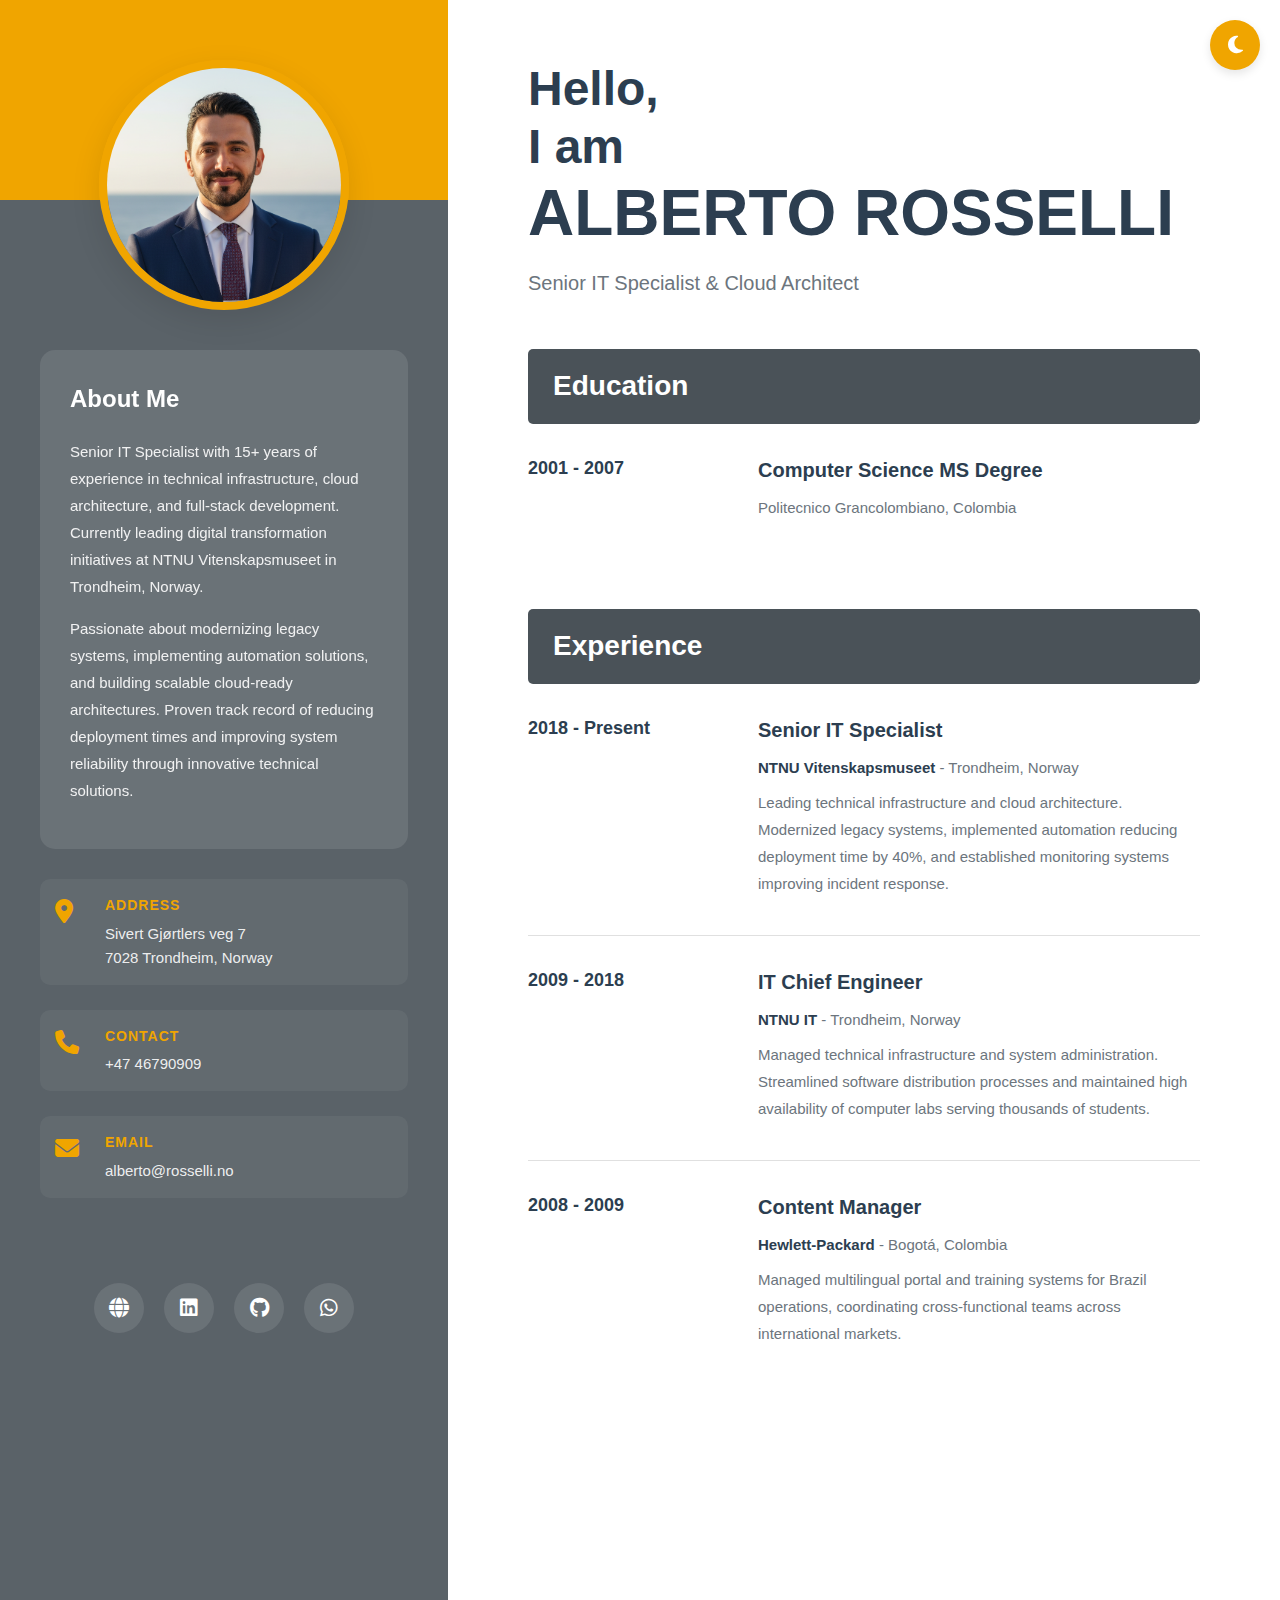
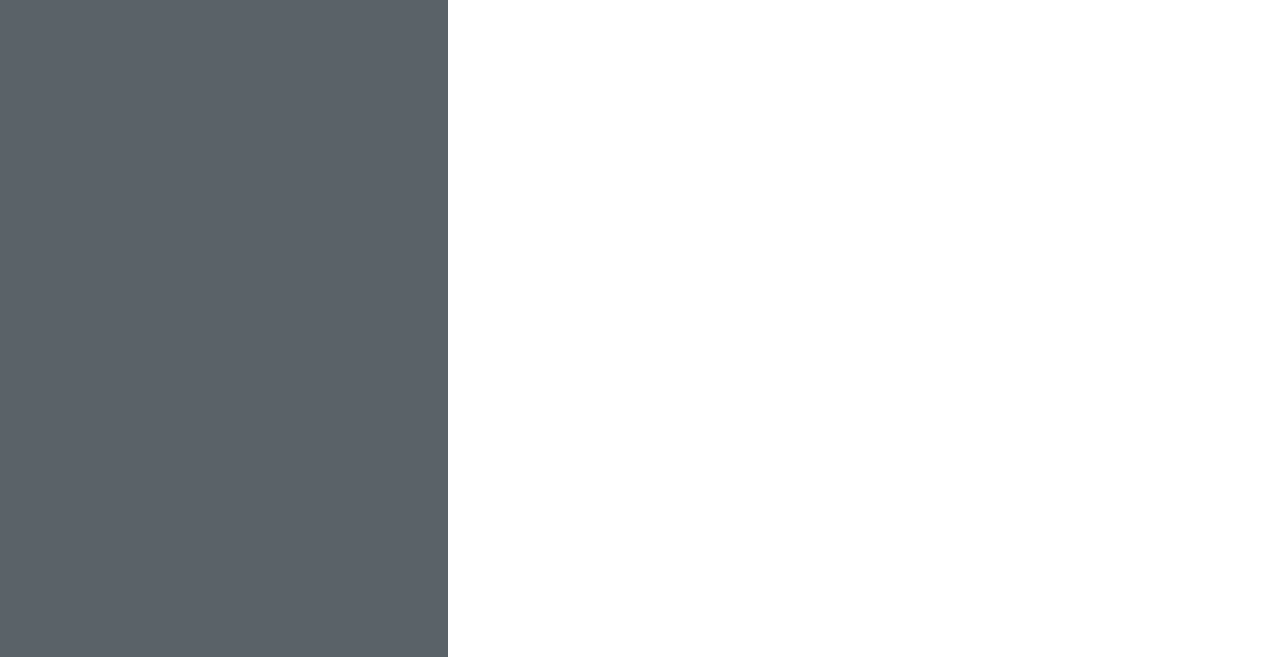
<file: index.html>
<!DOCTYPE html>
<html lang="en">
<head>
    <meta charset="UTF-8">
    <meta name="viewport" content="width=device-width, initial-scale=1.0">
    <title>Alberto Rosselli - Senior IT Specialist</title>
    <link rel="stylesheet" href="styles.css">
    <link rel="stylesheet" href="https://cdnjs.cloudflare.com/ajax/libs/font-awesome/6.4.0/css/all.min.css">
</head>
<body>
    <!-- Theme Toggle Button -->
    <button class="theme-toggle" id="themeToggle" aria-label="Toggle theme">
        <i class="fas fa-moon"></i>
    </button>

    <div class="container">
        <!-- Left Section -->
        <div class="left-section">
            <div class="profile-photo">
                <img src="profile-photo.png" alt="Alberto Rosselli">
            </div>
            
            <div class="about-section">
                <h2>About Me</h2>
                <p>
                    Senior IT Specialist with 15+ years of experience in technical infrastructure, 
                    cloud architecture, and full-stack development. Currently leading digital 
                    transformation initiatives at NTNU Vitenskapsmuseet in Trondheim, Norway.
                </p>
                <p>
                    Passionate about modernizing legacy systems, implementing automation solutions, 
                    and building scalable cloud-ready architectures. Proven track record of reducing 
                    deployment times and improving system reliability through innovative technical solutions.
                </p>
            </div>

            <div class="contact-section">
                <div class="contact-item">
                    <i class="fas fa-map-marker-alt"></i>
                    <div>
                        <strong>Address</strong>
                        <p>Sivert Gjørtlers veg 7<br>7028 Trondheim, Norway</p>
                    </div>
                </div>
                
                <div class="contact-item">
                    <i class="fas fa-phone"></i>
                    <div>
                        <strong>Contact</strong>
                        <p>+47 46790909</p>
                    </div>
                </div>
                
                <div class="contact-item">
                    <i class="fas fa-envelope"></i>
                    <div>
                        <strong>Email</strong>
                        <p>alberto@rosselli.no</p>
                    </div>
                </div>
            </div>

            <div class="social-links">
                <a href="https://www.ntnu.no/ansatte/alberto.rosselli" target="_blank" aria-label="Website">
                    <i class="fas fa-globe"></i>
                </a>
                <a href="https://www.linkedin.com/in/albertorosselli" target="_blank" aria-label="LinkedIn">
                    <i class="fab fa-linkedin"></i>
                </a>
                <a href="https://github.com/albertorosselli" target="_blank" aria-label="GitHub">
                    <i class="fab fa-github"></i>
                </a>
                <a href="https://wa.me/4746790909" target="_blank" aria-label="WhatsApp">
                    <i class="fab fa-whatsapp"></i>
                </a>
            </div>
        </div>

        <!-- Right Section -->
        <div class="right-section">
            <div class="header">
                <h1>Hello,<br>I am<br><span class="name">ALBERTO ROSSELLI</span></h1>
                <p class="designation">Senior IT Specialist & Cloud Architect</p>
            </div>

            <!-- Education -->
            <section class="section">
                <h2 class="section-title">Education</h2>
                <div class="timeline">
                    <div class="timeline-item">
                        <div class="timeline-period">2001 - 2007</div>
                        <div class="timeline-content">
                            <h3>Computer Science MS Degree</h3>
                            <p>Politecnico Grancolombiano, Colombia</p>
                        </div>
                    </div>
                </div>
            </section>

            <!-- Experience -->
            <section class="section">
                <h2 class="section-title">Experience</h2>
                <div class="timeline">
                    <div class="timeline-item">
                        <div class="timeline-period">2018 - Present</div>
                        <div class="timeline-content">
                            <h3>Senior IT Specialist</h3>
                            <p><strong>NTNU Vitenskapsmuseet</strong> - Trondheim, Norway</p>
                            <p>Leading technical infrastructure and cloud architecture. Modernized legacy systems, 
                            implemented automation reducing deployment time by 40%, and established monitoring 
                            systems improving incident response.</p>
                        </div>
                    </div>
                    
                    <div class="timeline-item">
                        <div class="timeline-period">2009 - 2018</div>
                        <div class="timeline-content">
                            <h3>IT Chief Engineer</h3>
                            <p><strong>NTNU IT</strong> - Trondheim, Norway</p>
                            <p>Managed technical infrastructure and system administration. Streamlined software 
                            distribution processes and maintained high availability of computer labs serving 
                            thousands of students.</p>
                        </div>
                    </div>
                    
                    <div class="timeline-item">
                        <div class="timeline-period">2008 - 2009</div>
                        <div class="timeline-content">
                            <h3>Content Manager</h3>
                            <p><strong>Hewlett-Packard</strong> - Bogotá, Colombia</p>
                            <p>Managed multilingual portal and training systems for Brazil operations, coordinating 
                            cross-functional teams across international markets.</p>
                        </div>
                    </div>
                </div>
            </section>

            <!-- Skills -->
            <section class="section">
                <h2 class="section-title">Skills</h2>
                <div class="skills-grid">
                    <div class="skill-item">
                        <div class="skill-circle">
                            <i class="fas fa-cloud"></i>
                        </div>
                        <h4>Cloud & Infrastructure</h4>
                        <p>AWS, Azure, Docker, Linux, PostgreSQL, MySQL</p>
                    </div>
                    
                    <div class="skill-item">
                        <div class="skill-circle">
                            <i class="fas fa-code"></i>
                        </div>
                        <h4>Development</h4>
                        <p>React, Node.js, Python, PHP, JavaScript, HTML/CSS</p>
                    </div>
                    
                    <div class="skill-item">
                        <div class="skill-circle">
                            <i class="fas fa-server"></i>
                        </div>
                        <h4>System Architecture</h4>
                        <p>Microservices, RESTful APIs, Database Design</p>
                    </div>
                    
                    <div class="skill-item">
                        <div class="skill-circle">
                            <i class="fas fa-language"></i>
                        </div>
                        <h4>Languages</h4>
                        <p>Spanish (Native), English (C2), Norwegian (C2)</p>
                    </div>
                </div>
            </section>

            <!-- Languages -->
            <section class="section languages-section">
                <h2 class="section-title">Languages</h2>
                <div class="languages-grid">
                    <div class="language-item">
                        <div class="language-flag">🇪🇸</div>
                        <h4>Spanish</h4>
                        <p>Native</p>
                    </div>
                    <div class="language-item">
                        <div class="language-flag">🇬🇧</div>
                        <h4>English</h4>
                        <p>Proficient (C2)</p>
                    </div>
                    <div class="language-item">
                        <div class="language-flag">🇳🇴</div>
                        <h4>Norwegian</h4>
                        <p>Proficient (C2)</p>
                    </div>
                    <div class="language-item">
                        <div class="language-flag">🇧🇷</div>
                        <h4>Portuguese</h4>
                        <p>Independent (B2)</p>
                    </div>
                </div>
            </section>
        </div>
    </div>

    <script src="script.js"></script>
</body>
</html>
</file>
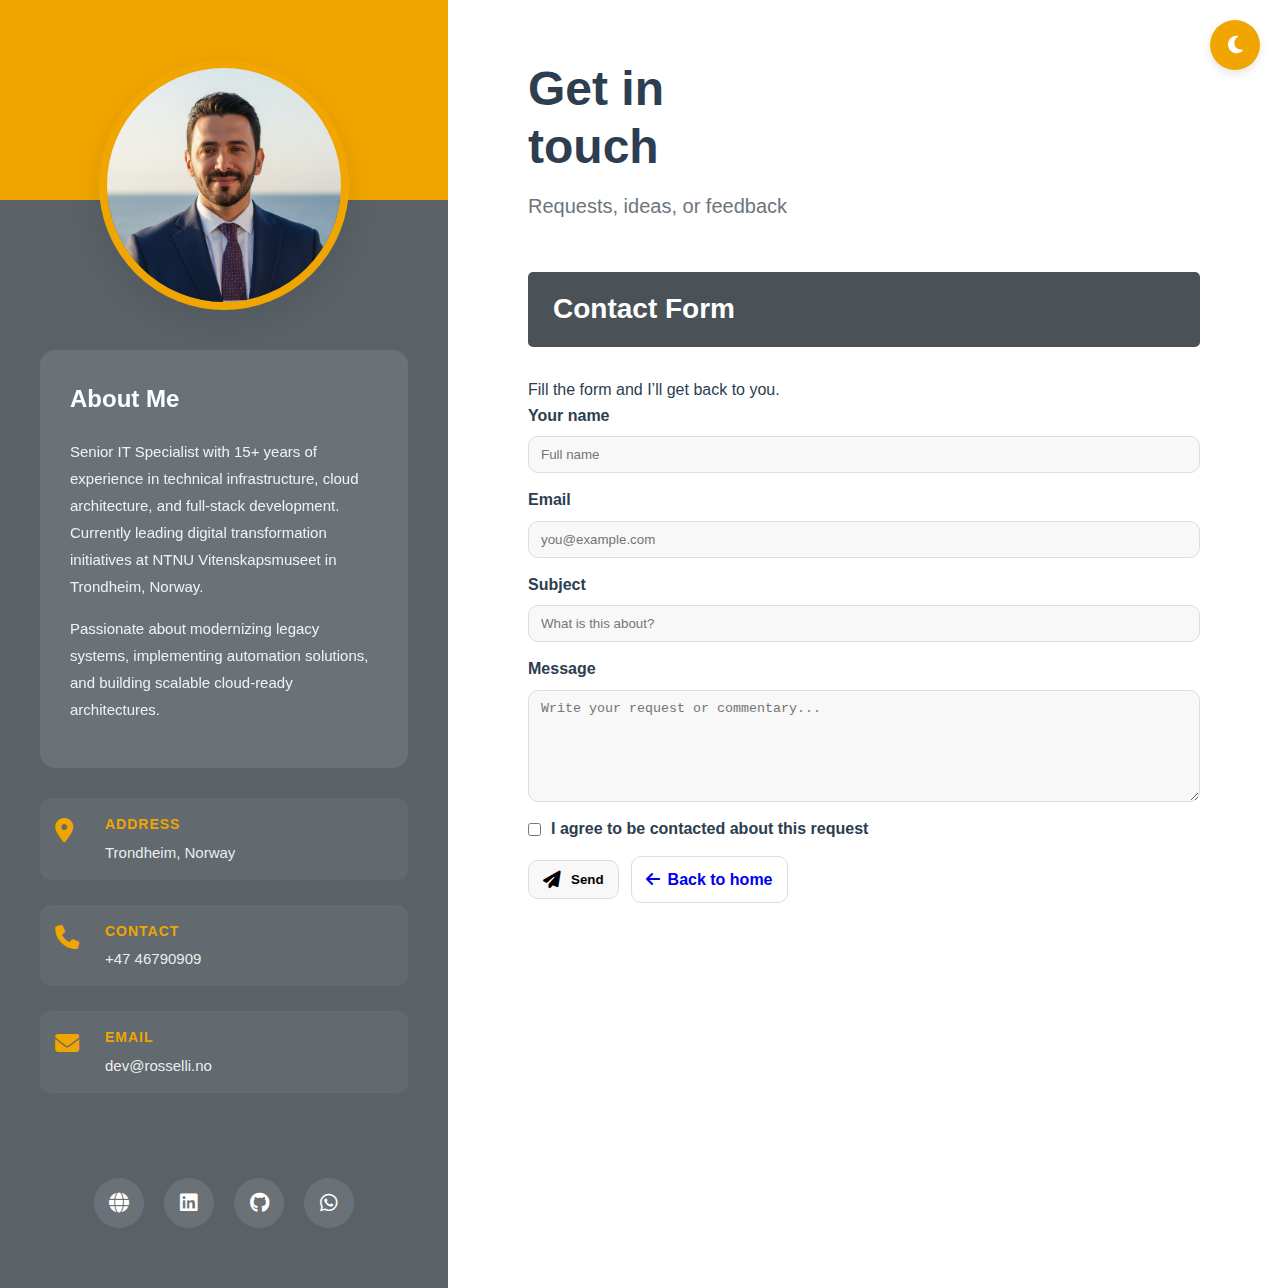
<file: contact/index.html>
<!DOCTYPE html>
<html lang="en">
<head>
  <meta charset="UTF-8" />
  <meta name="viewport" content="width=device-width, initial-scale=1.0"/>
  <title>Contact — Alberto Rosselli</title>
  <link rel="stylesheet" href="../styles.css"/>
  <link rel="stylesheet" href="https://cdnjs.cloudflare.com/ajax/libs/font-awesome/6.4.0/css/all.min.css"/>
</head>
<body>
  <!-- Theme Toggle Button -->
  <button class="theme-toggle" id="themeToggle" aria-label="Toggle theme">
    <i class="fas fa-moon"></i>
  </button>

  <div class="container">
    <!-- Left Section -->
    <div class="left-section">
      <div class="profile-photo">
        <img src="../profile-photo.png" alt="Alberto Rosselli"/>
      </div>

      <div class="about-section">
        <h2>About Me</h2>
        <p>
          Senior IT Specialist with 15+ years of experience in technical infrastructure,
          cloud architecture, and full-stack development. Currently leading digital
          transformation initiatives at NTNU Vitenskapsmuseet in Trondheim, Norway.
        </p>
        <p>
          Passionate about modernizing legacy systems, implementing automation solutions,
          and building scalable cloud-ready architectures.
        </p>
      </div>

      <div class="contact-section">
        <div class="contact-item">
          <i class="fas fa-map-marker-alt"></i>
          <div>
            <strong>Address</strong>
            <p>Trondheim, Norway</p>
          </div>
        </div>
        <div class="contact-item">
          <i class="fas fa-phone"></i>
          <div>
            <strong>Contact</strong>
            <p>+47 46790909</p>
          </div>
        </div>
        <div class="contact-item">
          <i class="fas fa-envelope"></i>
          <div>
            <strong>Email</strong>
            <p>dev@rosselli.no</p>
          </div>
        </div>
      </div>

      <div class="social-links">
        <a href="https://www.ntnu.no/ansatte/alberto.rosselli" target="_blank" aria-label="Website"><i class="fas fa-globe"></i></a>
        <a href="https://www.linkedin.com/in/albertorosselli" target="_blank" aria-label="LinkedIn"><i class="fab fa-linkedin"></i></a>
        <a href="https://github.com/albertorosselli" target="_blank" aria-label="GitHub"><i class="fab fa-github"></i></a>
        <a href="https://wa.me/4746790909" target="_blank" aria-label="WhatsApp"><i class="fab fa-whatsapp"></i></a>
      </div>
    </div>

    <!-- Right Section -->
    <div class="right-section">
      <div class="header">
        <h1>Get in<br>touch</h1>
        <p class="designation">Requests, ideas, or feedback</p>
      </div>

      <section class="section">
        <h2 class="section-title">Contact Form</h2>
        <p class="install-hint">Fill the form and I’ll get back to you.</p>

        <form id="contactForm" class="contact-form" data-endpoint="https://formspree.io/f/mnnopbww">
          <!-- Honeypot -->
          <input type="text" name="_hp" id="hp" tabindex="-1" autocomplete="off" class="hp-field" aria-hidden="true"/>

          <div class="form-row">
            <label for="name">Your name</label>
            <input id="name" name="name" type="text" required placeholder="Full name"/>
          </div>

          <div class="form-row">
            <label for="email">Email</label>
            <input id="email" name="email" type="email" required placeholder="you@example.com"/>
          </div>

          <div class="form-row">
            <label for="subject">Subject</label>
            <input id="subject" name="subject" type="text" required placeholder="What is this about?"/>
          </div>

          <div class="form-row">
            <label for="message">Message</label>
            <textarea id="message" name="message" rows="6" required placeholder="Write your request or commentary..."></textarea>
          </div>

          <div class="form-row checkbox-row">
            <label class="checkbox">
              <input type="checkbox" id="consent" required/>
              <span>I agree to be contacted about this request</span>
            </label>
          </div>

          <div class="form-actions">
            <button type="submit" class="install-btn">
              <i class="fas fa-paper-plane"></i>
              <span>Send</span>
            </button>
            <a href="../index.html" class="link-btn">
              <i class="fas fa-arrow-left"></i>
              <span>Back to home</span>
            </a>
          </div>

          <p id="formStatus" class="form-status" role="status" aria-live="polite"></p>
        </form>
      </section>
    </div>
  </div>

  <script src="../script.js"></script>
  <script>
    // Contact form submit (Formspree)
    (function () {
      const form = document.getElementById('contactForm');
      const status = document.getElementById('formStatus');
      const hp = document.getElementById('hp');

      form.addEventListener('submit', async (e) => {
        e.preventDefault();
        if (hp.value) return; // bot trap
        status.textContent = 'Sending...';

        const endpoint = form.dataset.endpoint;
        const payload = Object.fromEntries(new FormData(form).entries());

        try {
          const res = await fetch(endpoint, {
            method: 'POST',
            headers: { 'Accept': 'application/json', 'Content-Type': 'application/json' },
            body: JSON.stringify(payload)
          });

          if (res.ok) {
            form.reset();
            status.textContent = 'Thanks — your message has been sent.';
          } else {
            status.textContent = 'Could not send. Please try again or email me directly at dev@rosselli.no';
          }
        } catch {
          status.textContent = 'Network error. Please try again or email me directly at dev@rosselli.no';
        }
      });
    })();
  </script>
</body>
</html>
</file>
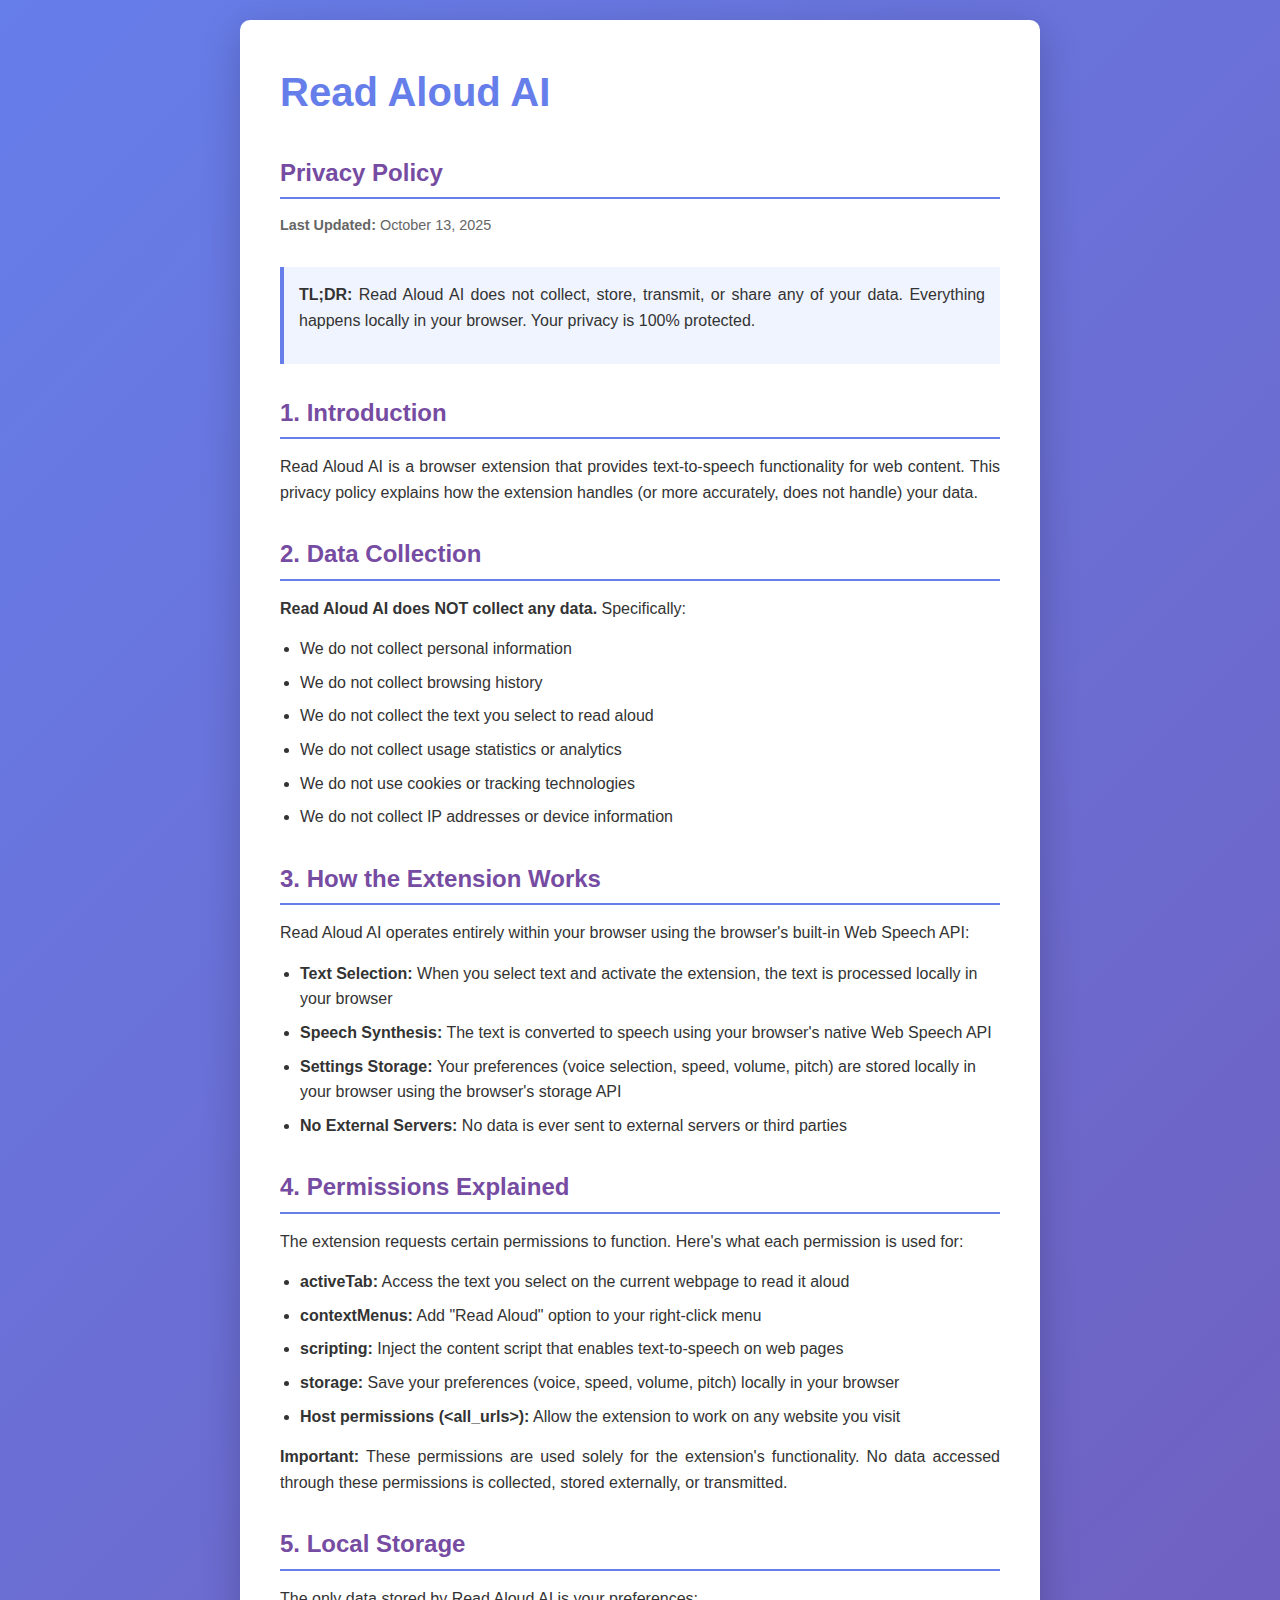
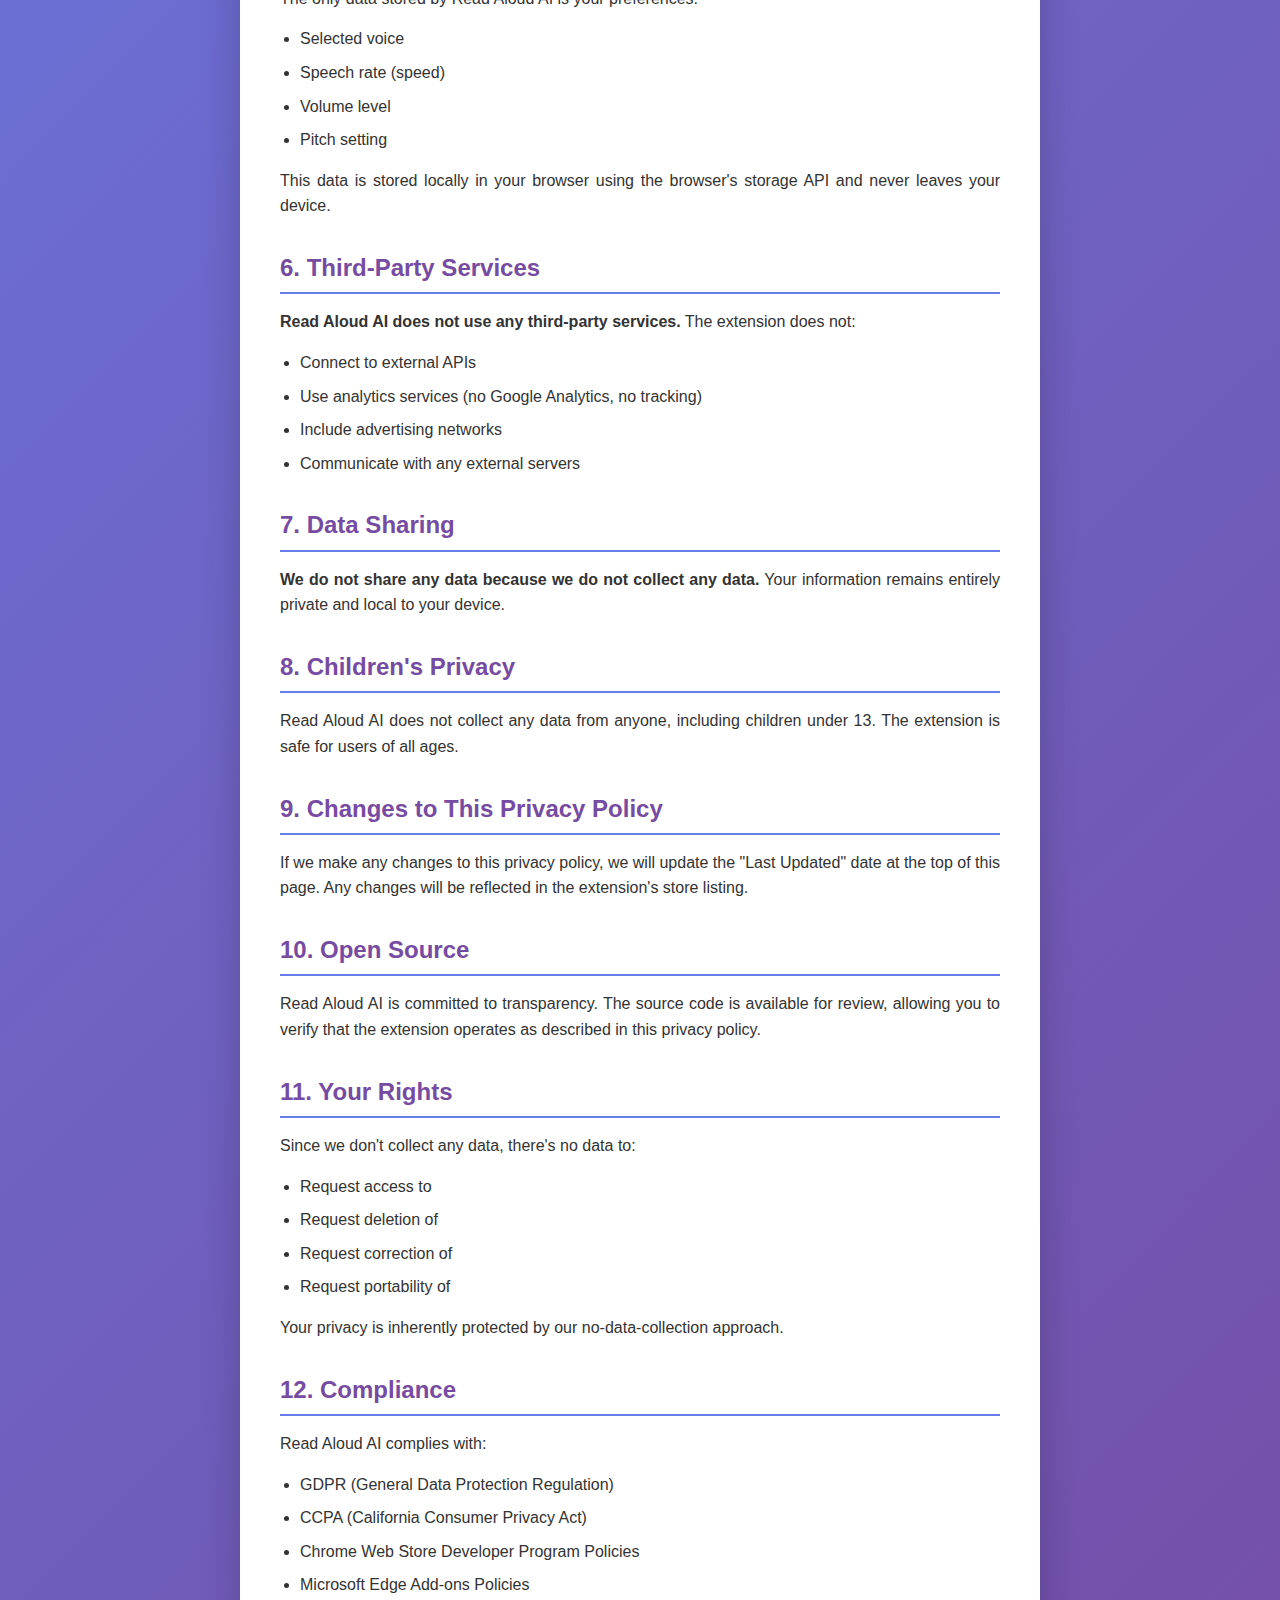
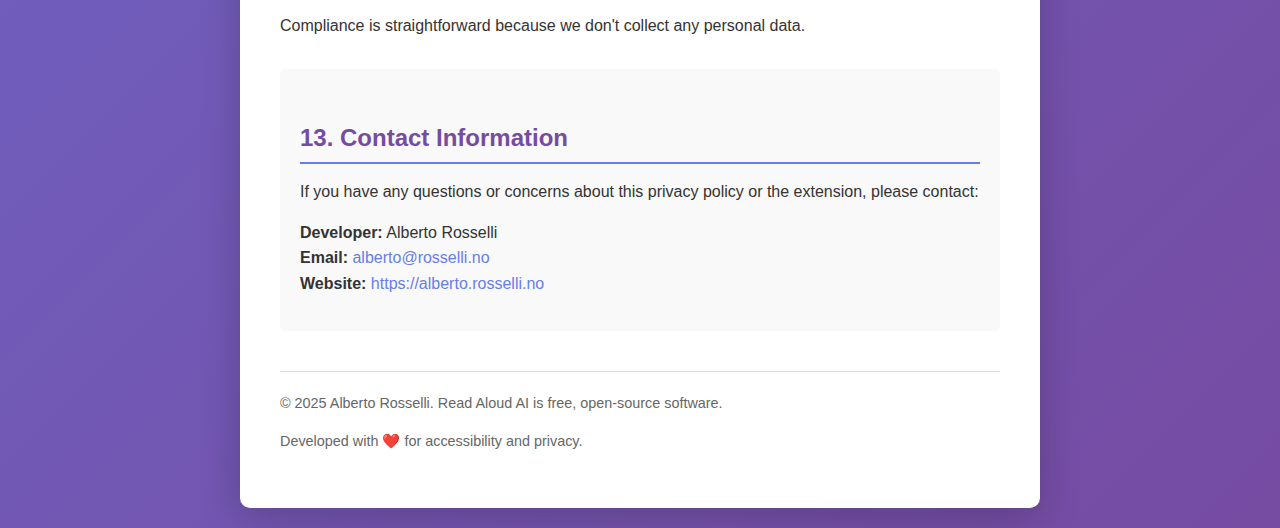
<file: read-aloud-ai-privacy.html>
<!DOCTYPE html>
<html lang="en">
<head>
    <meta charset="UTF-8">
    <meta name="viewport" content="width=device-width, initial-scale=1.0">
    <title>Read Aloud AI - Privacy Policy</title>
    <style>
        * {
            margin: 0;
            padding: 0;
            box-sizing: border-box;
        }

        body {
            font-family: -apple-system, BlinkMacSystemFont, 'Segoe UI', Roboto, Oxygen, Ubuntu, Cantarell, sans-serif;
            line-height: 1.6;
            color: #333;
            background: linear-gradient(135deg, #667eea 0%, #764ba2 100%);
            padding: 20px;
        }

        .container {
            max-width: 800px;
            margin: 0 auto;
            background: white;
            padding: 40px;
            border-radius: 10px;
            box-shadow: 0 10px 40px rgba(0, 0, 0, 0.2);
        }

        h1 {
            color: #667eea;
            margin-bottom: 10px;
            font-size: 2.5em;
        }

        h2 {
            color: #764ba2;
            margin-top: 30px;
            margin-bottom: 15px;
            font-size: 1.5em;
            border-bottom: 2px solid #667eea;
            padding-bottom: 5px;
        }

        p {
            margin-bottom: 15px;
            text-align: justify;
        }

        ul {
            margin-left: 20px;
            margin-bottom: 15px;
        }

        li {
            margin-bottom: 8px;
        }

        .highlight {
            background: #f0f4ff;
            padding: 15px;
            border-left: 4px solid #667eea;
            margin: 20px 0;
        }

        .contact {
            background: #f9f9f9;
            padding: 20px;
            border-radius: 5px;
            margin-top: 30px;
        }

        a {
            color: #667eea;
            text-decoration: none;
        }

        a:hover {
            text-decoration: underline;
        }

        .last-updated {
            color: #666;
            font-size: 0.9em;
            margin-bottom: 30px;
        }

        .footer {
            margin-top: 40px;
            padding-top: 20px;
            border-top: 1px solid #ddd;
            text-align: center;
            color: #666;
            font-size: 0.9em;
        }
    </style>
</head>
<body>
    <div class="container">
        <h1>Read Aloud AI</h1>
        <h2>Privacy Policy</h2>
        <p class="last-updated"><strong>Last Updated:</strong> October 13, 2025</p>

        <div class="highlight">
            <p><strong>TL;DR:</strong> Read Aloud AI does not collect, store, transmit, or share any of your data. Everything happens locally in your browser. Your privacy is 100% protected.</p>
        </div>

        <h2>1. Introduction</h2>
        <p>Read Aloud AI is a browser extension that provides text-to-speech functionality for web content. This privacy policy explains how the extension handles (or more accurately, does not handle) your data.</p>

        <h2>2. Data Collection</h2>
        <p><strong>Read Aloud AI does NOT collect any data.</strong> Specifically:</p>
        <ul>
            <li>We do not collect personal information</li>
            <li>We do not collect browsing history</li>
            <li>We do not collect the text you select to read aloud</li>
            <li>We do not collect usage statistics or analytics</li>
            <li>We do not use cookies or tracking technologies</li>
            <li>We do not collect IP addresses or device information</li>
        </ul>

        <h2>3. How the Extension Works</h2>
        <p>Read Aloud AI operates entirely within your browser using the browser's built-in Web Speech API:</p>
        <ul>
            <li><strong>Text Selection:</strong> When you select text and activate the extension, the text is processed locally in your browser</li>
            <li><strong>Speech Synthesis:</strong> The text is converted to speech using your browser's native Web Speech API</li>
            <li><strong>Settings Storage:</strong> Your preferences (voice selection, speed, volume, pitch) are stored locally in your browser using the browser's storage API</li>
            <li><strong>No External Servers:</strong> No data is ever sent to external servers or third parties</li>
        </ul>

        <h2>4. Permissions Explained</h2>
        <p>The extension requests certain permissions to function. Here's what each permission is used for:</p>
        <ul>
            <li><strong>activeTab:</strong> Access the text you select on the current webpage to read it aloud</li>
            <li><strong>contextMenus:</strong> Add "Read Aloud" option to your right-click menu</li>
            <li><strong>scripting:</strong> Inject the content script that enables text-to-speech on web pages</li>
            <li><strong>storage:</strong> Save your preferences (voice, speed, volume, pitch) locally in your browser</li>
            <li><strong>Host permissions (&lt;all_urls&gt;):</strong> Allow the extension to work on any website you visit</li>
        </ul>
        <p><strong>Important:</strong> These permissions are used solely for the extension's functionality. No data accessed through these permissions is collected, stored externally, or transmitted.</p>

        <h2>5. Local Storage</h2>
        <p>The only data stored by Read Aloud AI is your preferences:</p>
        <ul>
            <li>Selected voice</li>
            <li>Speech rate (speed)</li>
            <li>Volume level</li>
            <li>Pitch setting</li>
        </ul>
        <p>This data is stored locally in your browser using the browser's storage API and never leaves your device.</p>

        <h2>6. Third-Party Services</h2>
        <p><strong>Read Aloud AI does not use any third-party services.</strong> The extension does not:</p>
        <ul>
            <li>Connect to external APIs</li>
            <li>Use analytics services (no Google Analytics, no tracking)</li>
            <li>Include advertising networks</li>
            <li>Communicate with any external servers</li>
        </ul>

        <h2>7. Data Sharing</h2>
        <p><strong>We do not share any data because we do not collect any data.</strong> Your information remains entirely private and local to your device.</p>

        <h2>8. Children's Privacy</h2>
        <p>Read Aloud AI does not collect any data from anyone, including children under 13. The extension is safe for users of all ages.</p>

        <h2>9. Changes to This Privacy Policy</h2>
        <p>If we make any changes to this privacy policy, we will update the "Last Updated" date at the top of this page. Any changes will be reflected in the extension's store listing.</p>

        <h2>10. Open Source</h2>
        <p>Read Aloud AI is committed to transparency. The source code is available for review, allowing you to verify that the extension operates as described in this privacy policy.</p>

        <h2>11. Your Rights</h2>
        <p>Since we don't collect any data, there's no data to:</p>
        <ul>
            <li>Request access to</li>
            <li>Request deletion of</li>
            <li>Request correction of</li>
            <li>Request portability of</li>
        </ul>
        <p>Your privacy is inherently protected by our no-data-collection approach.</p>

        <h2>12. Compliance</h2>
        <p>Read Aloud AI complies with:</p>
        <ul>
            <li>GDPR (General Data Protection Regulation)</li>
            <li>CCPA (California Consumer Privacy Act)</li>
            <li>Chrome Web Store Developer Program Policies</li>
            <li>Microsoft Edge Add-ons Policies</li>
        </ul>
        <p>Compliance is straightforward because we don't collect any personal data.</p>

        <div class="contact">
            <h2>13. Contact Information</h2>
            <p>If you have any questions or concerns about this privacy policy or the extension, please contact:</p>
            <p>
                <strong>Developer:</strong> Alberto Rosselli<br>
                <strong>Email:</strong> <a href="mailto:alberto@rosselli.no">alberto@rosselli.no</a><br>
                <strong>Website:</strong> <a href="https://alberto.rosselli.no" target="_blank">https://alberto.rosselli.no</a>
            </p>
        </div>

        <div class="footer">
            <p>&copy; 2025 Alberto Rosselli. Read Aloud AI is free, open-source software.</p>
            <p>Developed with ❤️ for accessibility and privacy.</p>
        </div>
    </div>
</body>
</html>
</file>
<file: styles.css>
/* CSS Variables for Theme */
:root {
    --bg-primary: #f5f5f5;
    --bg-secondary: #ffffff;
    --bg-left: #5a6268;
    --bg-accent: #f0a500;
    --text-primary: #2c3e50;
    --text-secondary: #ffffff;
    --text-muted: #6c757d;
    --border-color: #e0e0e0;
    --shadow: rgba(0, 0, 0, 0.1);
    --section-bg: #4a5258;
}

[data-theme="dark"] {
    --bg-primary: #1a1a1a;
    --bg-secondary: #2d2d2d;
    --bg-left: #5a6268;
    --bg-accent: #f0a500;
    --text-primary: #e0e0e0;
    --text-secondary: #ffffff;
    --text-muted: #a0a0a0;
    --border-color: #404040;
    --shadow: rgba(0, 0, 0, 0.3);
    --section-bg: #4a5258;
}

* {
    margin: 0;
    padding: 0;
    box-sizing: border-box;
}

body {
    font-family: 'Segoe UI', Tahoma, Geneva, Verdana, sans-serif;
    background-color: var(--bg-primary);
    color: var(--text-primary);
    line-height: 1.6;
    transition: background-color 0.3s ease, color 0.3s ease;
}

.container {
    display: flex;
    min-height: 100vh;
    max-width: 1600px;
    margin: 0 auto;
}

/* Theme Toggle Button */
.theme-toggle {
    position: fixed;
    top: 20px;
    right: 20px;
    width: 50px;
    height: 50px;
    border-radius: 50%;
    border: none;
    background-color: var(--bg-accent);
    color: var(--text-secondary);
    font-size: 20px;
    cursor: pointer;
    box-shadow: 0 4px 10px var(--shadow);
    transition: all 0.3s ease;
    z-index: 1000;
}

.theme-toggle:hover {
    transform: scale(1.1);
    box-shadow: 0 6px 15px var(--shadow);
}

/* Left Section */
.left-section {
    width: 35%;
    background-color: var(--bg-left);
    color: var(--text-secondary);
    padding: 60px 40px;
    display: flex;
    flex-direction: column;
    align-items: center;
    position: relative;
}

.left-section::before {
    content: '';
    position: absolute;
    top: 0;
    left: 0;
    width: 100%;
    height: 200px;
    background-color: var(--bg-accent);
}

.profile-photo {
    width: 250px;
    height: 250px;
    border-radius: 50%;
    border: 8px solid var(--bg-accent);
    overflow: hidden;
    margin-bottom: 40px;
    position: relative;
    z-index: 1;
    box-shadow: 0 10px 30px var(--shadow);
}

.profile-photo img {
    width: 100%;
    height: 100%;
    object-fit: cover;
}

.about-section {
    background-color: rgba(255, 255, 255, 0.1);
    padding: 30px;
    border-radius: 15px;
    margin-bottom: 30px;
    backdrop-filter: blur(10px);
}

.about-section h2 {
    font-size: 24px;
    margin-bottom: 20px;
    color: var(--text-secondary);
}

.about-section p {
    font-size: 15px;
    line-height: 1.8;
    margin-bottom: 15px;
    color: rgba(255, 255, 255, 0.9);
}

.contact-section {
    width: 100%;
    margin-bottom: 30px;
}

.contact-item {
    display: flex;
    align-items: flex-start;
    margin-bottom: 25px;
    padding: 15px;
    background-color: rgba(255, 255, 255, 0.05);
    border-radius: 10px;
}

.contact-item i {
    font-size: 24px;
    color: var(--bg-accent);
    margin-right: 20px;
    margin-top: 5px;
    min-width: 30px;
}

.contact-item strong {
    display: block;
    font-size: 14px;
    margin-bottom: 5px;
    color: var(--bg-accent);
    text-transform: uppercase;
    letter-spacing: 1px;
}

.contact-item p {
    font-size: 15px;
    line-height: 1.6;
    color: rgba(255, 255, 255, 0.9);
}

.social-links {
    display: flex;
    gap: 20px;
    margin-top: 30px;
}

.social-links a {
    width: 50px;
    height: 50px;
    border-radius: 50%;
    background-color: rgba(255, 255, 255, 0.1);
    display: flex;
    align-items: center;
    justify-content: center;
    color: var(--text-secondary);
    font-size: 20px;
    transition: all 0.3s ease;
    text-decoration: none;
}

.social-links a:hover {
    background-color: var(--bg-accent);
    transform: translateY(-5px);
    box-shadow: 0 5px 15px var(--shadow);
}

/* Right Section */
.right-section {
    width: 65%;
    background-color: var(--bg-secondary);
    padding: 60px 80px;
    overflow-y: auto;
}

.header {
    margin-bottom: 50px;
}

.header h1 {
    font-size: 48px;
    line-height: 1.2;
    margin-bottom: 15px;
    color: var(--text-primary);
}

.header .name {
    font-size: 64px;
    font-weight: 900;
    color: var(--text-primary);
    display: block;
}

.designation {
    font-size: 20px;
    color: var(--text-muted);
    font-weight: 400;
}

/* Sections */
.section {
    margin-bottom: 50px;
}

.section-title {
    font-size: 28px;
    font-weight: 700;
    color: var(--text-secondary);
    background-color: var(--section-bg);
    padding: 15px 25px;
    margin-bottom: 30px;
    border-radius: 5px;
}

/* Timeline */
.timeline {
    display: flex;
    flex-direction: column;
    gap: 30px;
}

.timeline-item {
    display: grid;
    grid-template-columns: 200px 1fr;
    gap: 30px;
    padding-bottom: 30px;
    border-bottom: 1px solid var(--border-color);
}

.timeline-item:last-child {
    border-bottom: none;
}

.timeline-period {
    font-size: 18px;
    font-weight: 600;
    color: var(--text-primary);
}

.timeline-content h3 {
    font-size: 20px;
    font-weight: 700;
    color: var(--text-primary);
    margin-bottom: 8px;
}

.timeline-content p {
    font-size: 15px;
    line-height: 1.8;
    color: var(--text-muted);
    margin-bottom: 8px;
}

.timeline-content p strong {
    color: var(--text-primary);
}

/* Skills Grid */
.skills-grid {
    display: grid;
    grid-template-columns: repeat(4, 1fr);
    gap: 30px;
}

.skill-item {
    text-align: center;
}

.skill-circle {
    width: 120px;
    height: 120px;
    border-radius: 50%;
    border: 6px solid var(--bg-accent);
    display: flex;
    align-items: center;
    justify-content: center;
    margin: 0 auto 20px;
    background-color: var(--bg-primary);
    transition: all 0.3s ease;
}

.skill-circle i {
    font-size: 40px;
    color: var(--bg-accent);
}

.skill-item:hover .skill-circle {
    transform: scale(1.1);
    box-shadow: 0 5px 20px var(--shadow);
}

.skill-item h4 {
    font-size: 16px;
    font-weight: 700;
    color: var(--text-primary);
    margin-bottom: 10px;
}

.skill-item p {
    font-size: 14px;
    color: var(--text-muted);
    line-height: 1.6;
}

/* Languages Section */
.languages-section {
    margin-top: 40px;
}

.languages-grid {
    display: grid;
    grid-template-columns: repeat(4, 1fr);
    gap: 25px;
}

.language-item {
    text-align: center;
    padding: 20px;
    background-color: var(--bg-primary);
    border-radius: 10px;
    transition: all 0.3s ease;
}

.language-item:hover {
    transform: translateY(-5px);
    box-shadow: 0 5px 20px var(--shadow);
}

.language-flag {
    font-size: 48px;
    margin-bottom: 15px;
}

.language-item h4 {
    font-size: 16px;
    font-weight: 700;
    color: var(--text-primary);
    margin-bottom: 5px;
}

.language-item p {
    font-size: 14px;
    color: var(--text-muted);
}

/* Responsive Design */
@media (max-width: 1200px) {
    .skills-grid,
    .languages-grid {
        grid-template-columns: repeat(2, 1fr);
    }
}

@media (max-width: 768px) {
    .container {
        flex-direction: column;
    }

    .left-section,
    .right-section {
        width: 100%;
    }

    .right-section {
        padding: 40px 30px;
    }

    .header h1 {
        font-size: 36px;
    }

    .header .name {
        font-size: 48px;
    }

    .timeline-item {
        grid-template-columns: 1fr;
        gap: 15px;
    }

    .skills-grid,
    .languages-grid {
        grid-template-columns: 1fr;
    }

    .theme-toggle {
        top: 10px;
        right: 10px;
        width: 45px;
        height: 45px;
    }
}

/* Print Styles */
@media print {
    .theme-toggle {
        display: none;
    }

    .container {
        max-width: 100%;
    }

    .social-links a {
        color: #000;
    }
}

/* Smooth Scrolling */
html {
    scroll-behavior: smooth;
}

/* Selection Color */
::selection {
    background-color: var(--bg-accent);
    color: var(--text-secondary);
}

/* Install section */
#install .install-hint {
  margin: 0.25rem 0 1rem;
  opacity: 0.8;
  font-size: 0.95rem;
}
.install-buttons {
  display: flex;
  gap: 12px;
  flex-wrap: wrap;
}
.install-btn {
  display: inline-flex;
  align-items: center;
  gap: 10px;
  padding: 10px 14px;
  border-radius: 10px;
  border: 1px solid var(--border, #ddd);
  background: var(--card, #f8f8f8);
  text-decoration: none;
  font-weight: 600;
  transition: transform 0.08s ease, background 0.2s ease, border-color 0.2s ease;
}
.install-btn i { font-size: 1.1rem; }
.install-btn:hover { transform: translateY(-1px); }
.install-btn:active { transform: translateY(0); }

.install-btn .badge {
  display: none;
  font-size: 0.75rem;
  padding: 2px 6px;
  border-radius: 999px;
  border: 1px solid var(--accent-border, #5aa8ff);
  background: var(--accent-bg, rgba(90,168,255,0.12));
}

/* Show badge only on the recommended button */
.install-btn.recommended .badge { display: inline-block; }

/* Optional: tweak colors in dark mode if you have a dark theme class */
.dark .install-btn {
  border-color: #2d2d2d;
  background: #191919;
}
.dark .install-btn .badge {
  border-color: #6aa6ff;
  background: rgba(106,166,255,0.18);
}

/* Contact form (matches existing card/button style) */
.contact-form { max-width: 720px; }
.form-row { display: flex; flex-direction: column; gap: 8px; margin-bottom: 14px; }
.form-row label { font-weight: 600; }
.contact-form input[type="text"],
.contact-form input[type="email"],
.contact-form input[type="url"],
.contact-form input[type="tel"],
.contact-form input[type="search"],
.contact-form input[type="password"],
.contact-form textarea {
  padding: 10px 12px;
  border-radius: 10px;
  border: 1px solid var(--border, #ddd);
  background: var(--card, #f8f8f8);
  outline: none;
}
.contact-form textarea { resize: vertical; }

.checkbox-row .checkbox { display: inline-flex; align-items: center; gap: 10px; cursor: pointer; }
.checkbox-row input { transform: translateY(1px); }

.form-actions { display: flex; gap: 12px; align-items: center; flex-wrap: wrap; }
.link-btn {
  display: inline-flex; align-items: center; gap: 8px; text-decoration: none; font-weight: 600;
  padding: 10px 14px; border-radius: 10px; border: 1px solid var(--border, #ddd); background: transparent;
}
.form-status { margin-top: 8px; font-size: 0.95rem; opacity: 0.9; }

/* Dark theme tweaks */
.dark .contact-form input,
.dark .contact-form textarea,
.dark .link-btn { border-color: #2d2d2d; background: #191919; }

.hp-field {
  display: none !important;
  visibility: hidden !important;
  position: absolute !important;
  left: -9999px !important;
}

.goog-te-gadget {
  font-size: 0;
}
.goog-te-gadget span {
  display: none;
}
#google_translate_element select {
  border-radius: 6px;
  padding: 4px;
  font-size: 14px;
}
</file>
